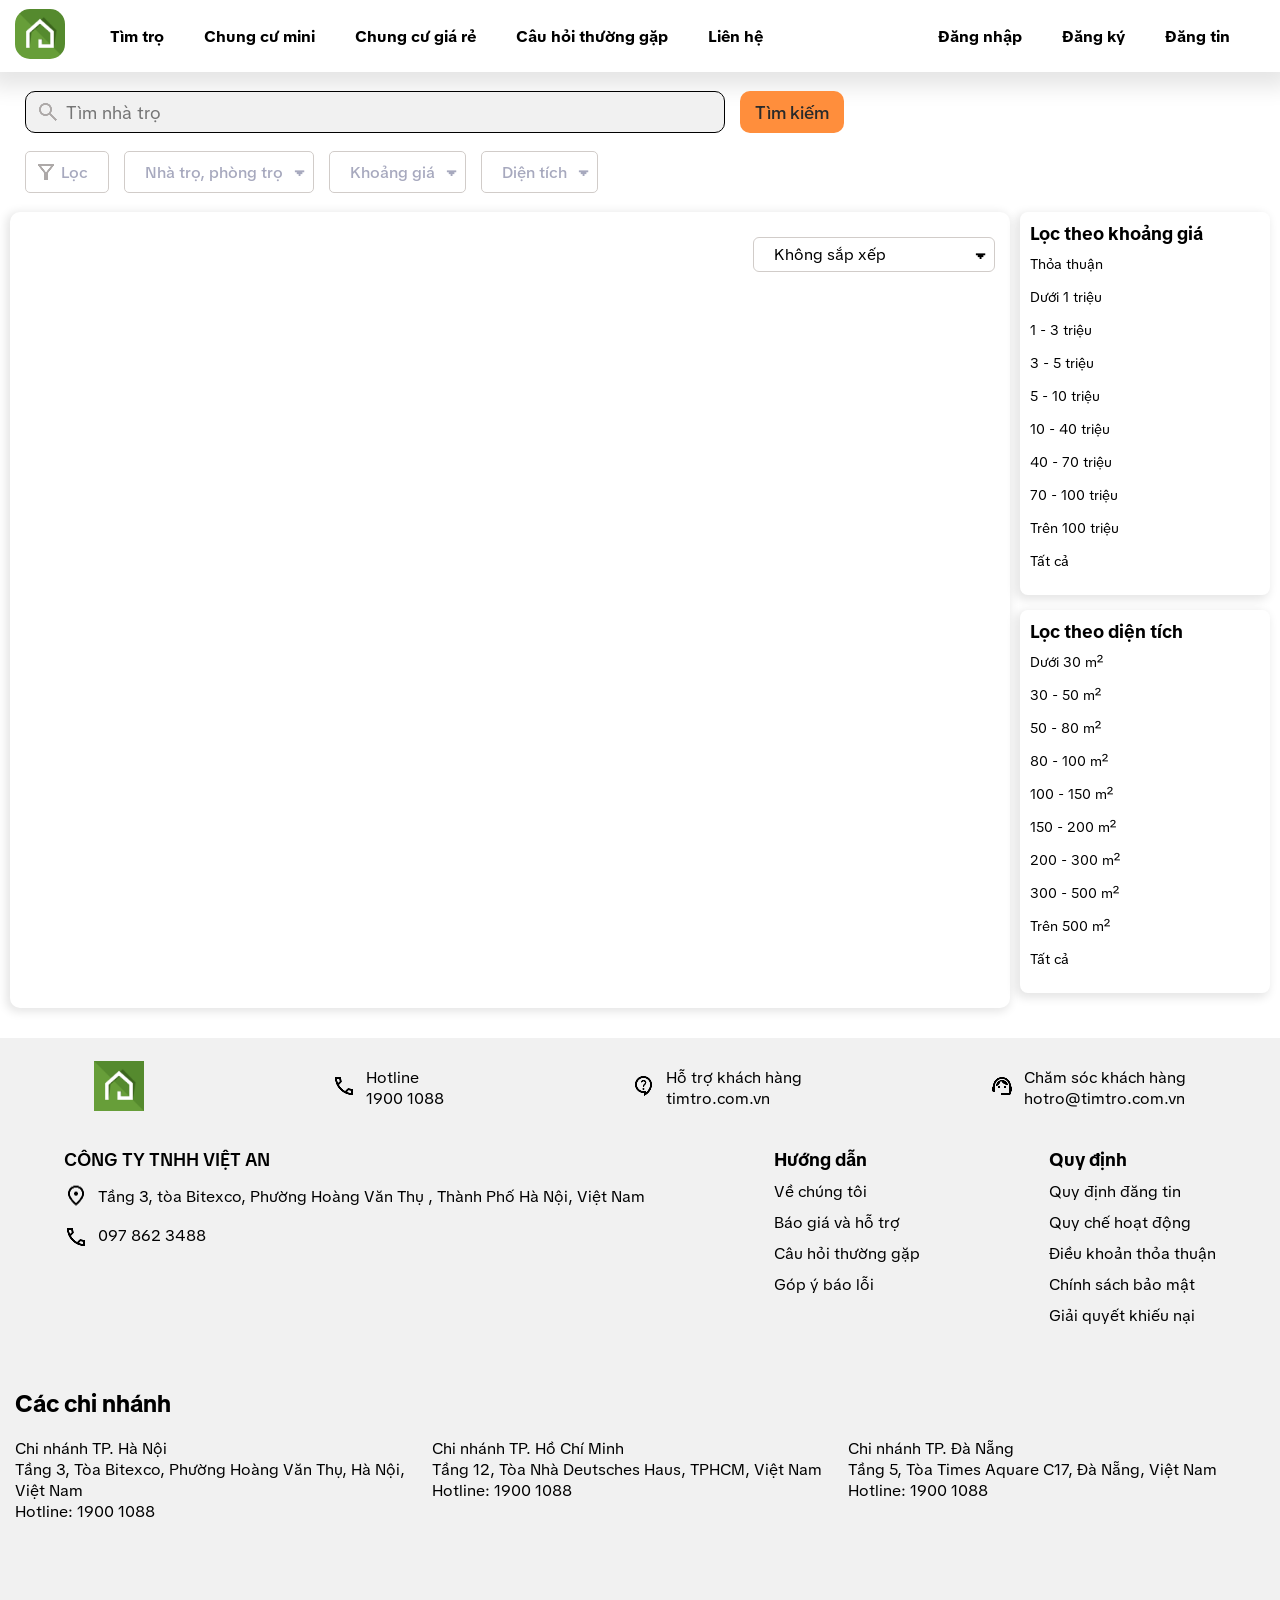
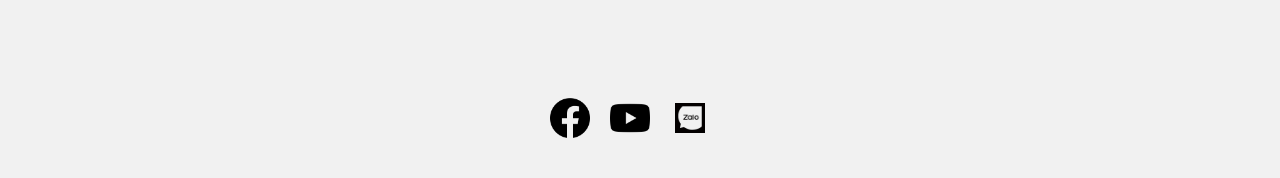
<file: index.html>
<!DOCTYPE html>
<html lang="en">
  <head>
    <meta charset="UTF-8" />
    <link rel="icon" type="image/png" href="./assets/logo.jpg" />
    <link rel="preconnect" href="https://fonts.googleapis.com" />
    <link rel="preconnect" href="https://fonts.gstatic.com" crossorigin />
    <link
      href="https://fonts.googleapis.com/css2?family=TikTok+Sans:opsz,wght@12..36,300..900&display=swap"
      rel="stylesheet"
    />
    <link rel="stylesheet" href="style.css" />
    <meta name="viewport" content="width=device-width, initial-scale=1.0" />
    <title>Tìm trọ Hà Nội</title>
  </head>
  <body>
    <div class="header">
      <a class="home" href="index.html"
        ><img src="assets/logo.jpg" alt="logo" width="50" height="50"
      /></a>
      <div class="left">
        <div class="left-items"><a href="index.html">Tìm trọ</a></div>
        <div class="left-items"><a href="index.html">Chung cư mini</a></div>
        <div class="left-items"><a href="index.html">Chung cư giá rẻ</a></div>
        <div class="left-items">
          <a href="index.html">Câu hỏi thường gặp</a>
        </div>
        <div class="left-items"><a href="index.html">Liên hệ</a></div>
      </div>
      <div class="right">
        <div class="login"><a href="Login.html">Đăng nhập</a></div>
        <div class="signup"><a href="SignUp.html">Đăng ký</a></div>
        <div class="post"><a href="post.html">Đăng tin</a></div>
      </div>
    </div>
    <div class="container">
      <div class="search">
        <div class="search-bar">
          <form>
            <input
              type="text"
              placeholder="Tìm nhà trọ"
              name="search"
              id="search"
            />
            <input type="submit" value="Tìm kiếm" />
          </form>
        </div>
        <div class="filter">
          <div class="filter-items first-item">Lọc</div>
          <div class="filter-items">Nhà trọ, phòng trọ</div>
          <div class="filter-items">Khoảng giá</div>
          <div class="filter-items">Diện tích</div>
        </div>
      </div>
      <div class="content">
        <div class="nav">
          <h2 class="heading"></h2>
          <div class="result"></div>
          <div class="sort">
            <div class="dropdown">
              <div class="sort-opt">Không sắp xếp</div>
              <div class="dropdown-sort">
                <div class="dropdown-items">Giá từ thấp đến cao</div>
                <div class="dropdown-items">Giá từ cao đến thấp</div>
                <div class="dropdown-items">Diện tích lớn đến nhỏ</div>
                <div class="dropdown-items">Diện tích nhỏ đến lớn</div>
              </div>
            </div>
          </div>
        </div>
        <div class="list"></div>
      </div>
      <div class="filter-opt">
        <div class="filter-price">
          <h2>Lọc theo khoảng giá</h2>
          <div class="price-opt">
            <div class="p">Thỏa thuận</div>
            <div class="p1">Dưới 1 triệu</div>
            <div class="p1-3">1 - 3 triệu</div>
            <div class="p3-5">3 - 5 triệu</div>
            <div class="p5-10">5 - 10 triệu</div>
            <div class="p10-40">10 - 40 triệu</div>
            <div class="p40-70">40 - 70 triệu</div>
            <div class="p70-100">70 - 100 triệu</div>
            <div class="p100">Trên 100 triệu</div>
            <div class="pall">Tất cả</div>
          </div>
        </div>
        <div class="filter-area">
          <h2>Lọc theo diện tích</h2>
          <div class="area-opt">
            <div class="a30">Dưới 30 m²</div>
            <div class="a30-50">30 - 50 m²</div>
            <div class="a50-80">50 - 80 m²</div>
            <div class="a80-100">80 - 100 m²</div>
            <div class="a100-150">100 - 150 m²</div>
            <div class="a150-200">150 - 200 m²</div>
            <div class="a200-300">200 - 300 m²</div>
            <div class="a300-500">300 - 500 m²</div>
            <div class="a500">Trên 500 m²</div>
            <div class="aall">Tất cả</div>
          </div>
        </div>
      </div>
    </div>
    <div class="footer">
      <div class="contact-info">
        <div class="flogo">
          <a href="index.html"
            ><img src="assets/logo.jpg" alt="logo" width="50" height="50"
          /></a>
        </div>
        <div class="hotline">
          <div class="hotline-icon">
            <img src="./assets/hotline.png" alt="hotline" />
          </div>
          <div class="info">
            <p>Hotline</p>
            <p>1900 1088</p>
          </div>
        </div>
        <div class="support">
          <div class="support-icon">
            <img src="./assets/support.png" alt="support" />
          </div>
          <div class="info">
            <p>Hỗ trợ khách hàng</p>
            <p>timtro.com.vn</p>
          </div>
        </div>
        <div class="customer">
          <div class="customer-icon">
            <img src="./assets/customer.png" alt="customer" />
          </div>
          <div class="info">
            <p>Chăm sóc khách hàng</p>
            <p>hotro@timtro.com.vn</p>
          </div>
        </div>
      </div>
      <div class="rule">
        <div class="name">
          <div class="company">CÔNG TY TNHH VIỆT AN</div>
          <div class="company-location">
            <img src="./assets/location.png" alt="location" />
            <div>
              Tầng 3, tòa Bitexco, Phường Hoàng Văn Thụ , Thành Phố Hà Nội, Việt
              Nam
            </div>
          </div>
          <div class="tel">
            <img src="./assets/hotline.png" alt="telephone" />
            <div>097 862 3488</div>
          </div>
        </div>
        <div class="guide">
          <h2>Hướng dẫn</h2>
          <div>Về chúng tôi</div>
          <div>Báo giá và hỗ trợ</div>
          <div>Câu hỏi thường gặp</div>
          <div>Góp ý báo lỗi</div>
        </div>
        <div class="rules">
          <h2>Quy định</h2>
          <div>Quy định đăng tin</div>
          <div>Quy chế hoạt động</div>
          <div>Điều khoản thỏa thuận</div>
          <div>Chính sách bảo mật</div>
          <div>Giải quyết khiếu nại</div>
        </div>
      </div>
      <div class="branch">
        <h2>Các chi nhánh</h2>
        <div class="branch1">
          Chi nhánh TP. Hà Nội <br />
          Tầng 3, Tòa Bitexco, Phường Hoàng Văn Thụ, Hà Nội, Việt Nam <br />
          Hotline: 1900 1088
        </div>
        <div class="branch2">
          Chi nhánh TP. Hồ Chí Minh <br />
          Tầng 12, Tòa Nhà Deutsches Haus, TPHCM, Việt Nam <br />
          Hotline: 1900 1088
        </div>
        <div class="branch3">
          Chi nhánh TP. Đà Nẵng <br />
          Tầng 5, Tòa Times Aquare C17, Đà Nẵng, Việt Nam <br />
          Hotline: 1900 1088
        </div>
      </div>
      <div class="social-media">
        <div class="facebook">
          <a
            href="https://www.facebook.com/"
            target="_blank"
            rel="noopener noreferrer"
          >
            <img
              src="./assets/facebook.png"
              alt="facebook"
              width="40"
              height="40"
            />
          </a>
        </div>
        <div class="youtube">
          <a
            href="https://www.youtube.com/"
            target="_blank"
            rel="noopener noreferrer"
          >
            <img
              src="./assets/youtube.png"
              alt="yputube"
              width="40"
              height="40"
            />
          </a>
        </div>
        <div class="zalo">
          <a
            href="https://zalo.me/pc"
            target="_blank"
            rel="noopener noreferrer"
          >
            <img src="./assets/zalo.png" alt="zalo" width="40" height="40" />
          </a>
        </div>
      </div>
    </div>
    <script src="./script.js"></script>
  </body>
</html>
</file>
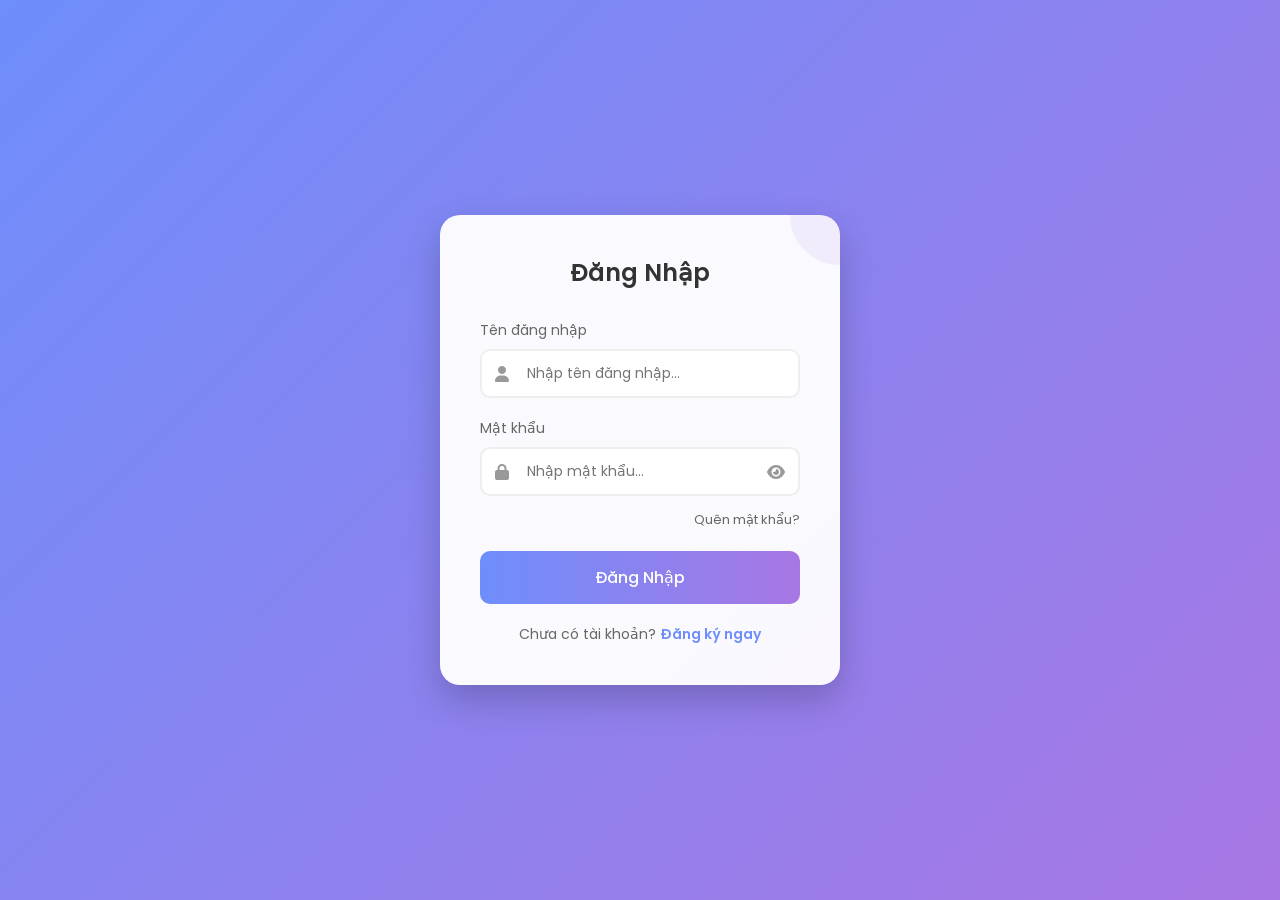
<file: Login.html>
<!DOCTYPE html>
<html lang="vi">
  <head>
    <meta charset="UTF-8" />
    <meta name="viewport" content="width=device-width, initial-scale=1.0" />
    <title>Đăng Nhập</title>
    <link rel="icon" type="image/png" href="./assets/logo.jpg" />
    <!-- Font Awesome cho icons -->
    <link
      rel="stylesheet"
      href="https://cdnjs.cloudflare.com/ajax/libs/font-awesome/6.4.0/css/all.min.css"
    />
    <!-- Google Fonts -->
    <link
      href="https://fonts.googleapis.com/css2?family=Poppins:wght@300;400;500;600&display=swap"
      rel="stylesheet"
    />

    <style>
      /* Sử dụng lại biến màu và style từ trang đăng ký để đồng bộ */
      :root {
        --primary-color: #6e8efb;
        --secondary-color: #a777e3;
        --text-color: #333;
        --error-color: #ff4b4b;
        --success-color: #2ecc71;
      }

      * {
        margin: 0;
        padding: 0;
        box-sizing: border-box;
        font-family: "Poppins", sans-serif;
      }

      body {
        min-height: 100vh;
        display: flex;
        align-items: center;
        justify-content: center;
        background: linear-gradient(
          135deg,
          var(--primary-color),
          var(--secondary-color)
        );
        padding: 20px;
      }

      .container {
        background: rgba(255, 255, 255, 0.95);
        padding: 40px;
        border-radius: 20px;
        box-shadow: 0 15px 35px rgba(0, 0, 0, 0.2);
        width: 100%;
        max-width: 400px;
        position: relative;
        overflow: hidden;
      }

      /* Trang trí background */
      .container::before {
        content: "";
        position: absolute;
        top: -50px;
        right: -50px;
        width: 100px;
        height: 100px;
        background: var(--secondary-color);
        border-radius: 50%;
        opacity: 0.1;
      }

      h2 {
        text-align: center;
        margin-bottom: 30px;
        color: var(--text-color);
        font-weight: 600;
        font-size: 24px;
      }

      .input-group {
        margin-bottom: 20px;
        position: relative;
      }

      .input-group label {
        display: block;
        margin-bottom: 8px;
        color: #666;
        font-size: 14px;
      }

      .input-wrapper {
        position: relative;
      }

      .input-wrapper i.icon {
        position: absolute;
        left: 15px;
        top: 50%;
        transform: translateY(-50%);
        color: #999;
        font-size: 16px;
      }

      input {
        width: 100%;
        padding: 12px 45px 12px 45px;
        border: 2px solid #eee;
        border-radius: 10px;
        font-size: 14px;
        outline: none;
        transition: all 0.3s ease;
      }

      input:focus {
        border-color: var(--primary-color);
        box-shadow: 0 0 0 4px rgba(110, 142, 251, 0.1);
      }

      .toggle-password {
        position: absolute;
        right: 15px;
        top: 50%;
        transform: translateY(-50%);
        cursor: pointer;
        color: #999;
        transition: color 0.3s;
      }

      .toggle-password:hover {
        color: var(--primary-color);
      }

      /* Style riêng cho phần quên mật khẩu */
      .forgot-password {
        text-align: right;
        margin-bottom: 20px;
      }

      .forgot-password a {
        color: #666;
        font-size: 13px;
        text-decoration: none;
      }

      .forgot-password a:hover {
        color: var(--primary-color);
        text-decoration: underline;
      }

      button {
        width: 100%;
        padding: 14px;
        background: linear-gradient(
          to right,
          var(--primary-color),
          var(--secondary-color)
        );
        color: white;
        border: none;
        border-radius: 10px;
        font-size: 16px;
        font-weight: 500;
        cursor: pointer;
        transition: transform 0.2s, box-shadow 0.2s;
      }

      button:hover {
        transform: translateY(-2px);
        box-shadow: 0 5px 15px rgba(110, 142, 251, 0.4);
      }

      button:active {
        transform: translateY(0);
      }

      .message-box {
        margin-top: 15px;
        padding: 10px;
        border-radius: 8px;
        font-size: 13px;
        display: none;
        text-align: center;
      }

      .message-box.error {
        display: block;
        background-color: #ffecec;
        color: var(--error-color);
        border: 1px solid #ffcaca;
      }

      .message-box.success {
        display: block;
        background-color: #e8f8f0;
        color: var(--success-color);
        border: 1px solid #c3e6d6;
      }

      .footer-text {
        text-align: center;
        margin-top: 20px;
        font-size: 14px;
        color: #666;
      }

      .footer-text a {
        color: var(--primary-color);
        text-decoration: none;
        font-weight: 600;
      }

      .footer-text a:hover {
        text-decoration: underline;
      }

      @keyframes shake {
        0%,
        100% {
          transform: translateX(0);
        }
        25% {
          transform: translateX(-5px);
        }
        75% {
          transform: translateX(5px);
        }
      }

      .shake {
        animation: shake 0.3s ease-in-out;
      }
    </style>
  </head>
  <body>
    <div class="container" id="formContainer">
      <h2>Đăng Nhập</h2>

      <form id="loginForm">
        <!-- Username -->
        <div class="input-group">
          <label for="username">Tên đăng nhập</label>
          <div class="input-wrapper">
            <i class="fas fa-user icon"></i>
            <input
              type="text"
              id="username"
              placeholder="Nhập tên đăng nhập..."
              required
            />
          </div>
        </div>

        <!-- Password -->
        <div class="input-group" style="margin-bottom: 10px">
          <label for="password">Mật khẩu</label>
          <div class="input-wrapper">
            <i class="fas fa-lock icon"></i>
            <input
              type="password"
              id="password"
              placeholder="Nhập mật khẩu..."
              required
            />
            <i
              class="fas fa-eye toggle-password"
              onclick="togglePassword()"
            ></i>
          </div>
        </div>

        <!-- Quên mật khẩu -->
        <div class="forgot-password">
          <a href="#">Quên mật khẩu?</a>
        </div>

        <button type="submit">Đăng Nhập</button>
      </form>

      <!-- Khu vực hiển thị thông báo -->
      <div id="messageBox" class="message-box"></div>

      <div class="footer-text">
        Chưa có tài khoản? <a href="SignUp.html">Đăng ký ngay</a>
      </div>
    </div>

    <script>
      // Hàm ẩn/hiện mật khẩu
      function togglePassword() {
        const passwordInput = document.getElementById("password");
        const toggleIcon = document.querySelector(".toggle-password");

        if (passwordInput.type === "password") {
          passwordInput.type = "text";
          toggleIcon.classList.remove("fa-eye");
          toggleIcon.classList.add("fa-eye-slash");
        } else {
          passwordInput.type = "password";
          toggleIcon.classList.remove("fa-eye-slash");
          toggleIcon.classList.add("fa-eye");
        }
      }

      // Xử lý sự kiện Submit form
      document
        .getElementById("loginForm")
        .addEventListener("submit", async function (e) {
          e.preventDefault();

          const username = document.getElementById("username").value.trim();
          const password = document.getElementById("password").value;
          const messageBox = document.getElementById("messageBox");
          const container = document.getElementById("formContainer");

          // Reset trạng thái
          messageBox.className = "message-box";
          messageBox.textContent = "";
          container.classList.remove("shake");

          // Giả lập kiểm tra đăng nhập (Mock login check)
          // Bạn có thể thay thế phần này bằng gọi API thực tế
          if (username === "" || password === "") {
            showError("Vui lòng nhập đầy đủ thông tin!");
            return;
          }

          // Ví dụ logic kiểm tra đơn giản để demo
          if (password.length < 6) {
            showError("Tên đăng nhập hoặc mật khẩu không đúng!");
            return;
          }

          //Gọi API đăng nhập
          try {
            const response = await fetch("https://timtro-backend.onrender.com/api/login", {
              method: "POST",
              headers: {
                "Content-Type": "application/json",
              },
              body: JSON.stringify({
                username,
                password,
              }),
            });
            const data = await response.json();
            if (!response.ok) {
              showError(data.message);
              return;
            }
          } catch (err) {
            showError("Có lỗi xảy ra, vui lòng thử lại sau");
            return;
          }

          // Nếu thành công
          showSuccess("Đăng nhập thành công! Đang chuyển hướng...");
          localStorage.setItem("username", username);

          // Chuyển hướng sau 1.5s (demo)
          setTimeout(() => {
            window.location.href = "index.html";
          }, 1500);
        });

      function showError(message) {
        const messageBox = document.getElementById("messageBox");
        const container = document.getElementById("formContainer");

        messageBox.textContent = message;
        messageBox.classList.add("error");

        container.classList.add("shake");
        setTimeout(() => {
          container.classList.remove("shake");
        }, 300);
      }

      function showSuccess(message) {
        const messageBox = document.getElementById("messageBox");
        messageBox.textContent = message;
        messageBox.classList.add("success");
      }
    </script>
  </body>
</html>
</file>
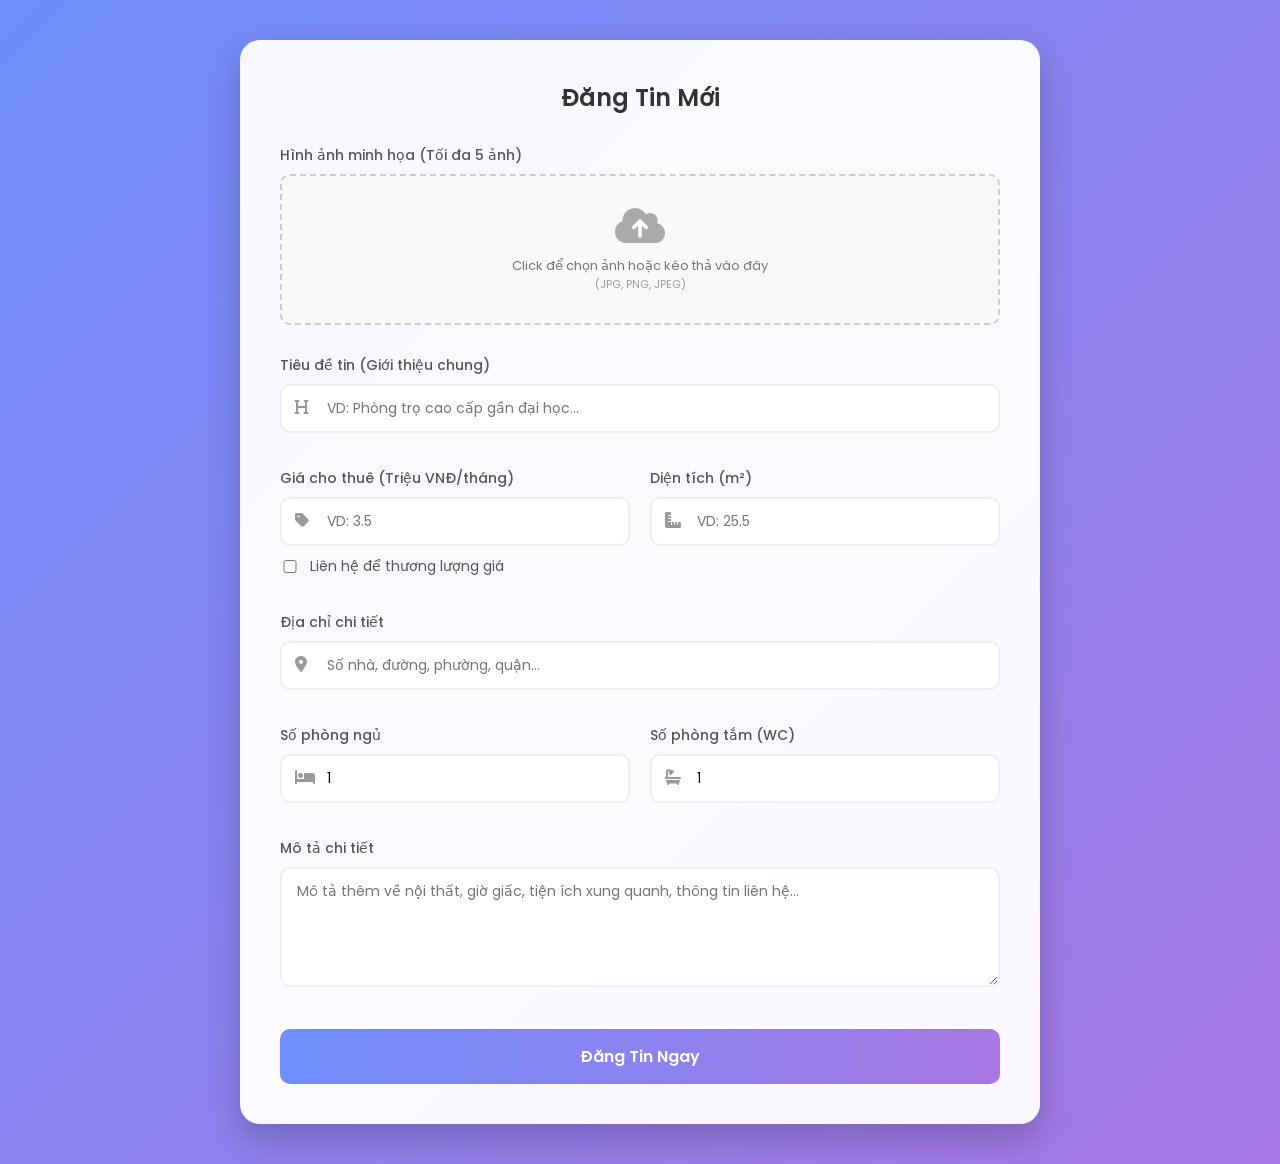
<file: post.html>
<!DOCTYPE html>
<html lang="vi">
  <head>
    <meta charset="UTF-8" />
    <meta name="viewport" content="width=device-width, initial-scale=1.0" />
    <title>Đăng Tin Tìm Trọ</title>
    <link rel="icon" type="image/png" href="./assets/logo.jpg" />
    <!-- Font Awesome -->
    <link
      rel="stylesheet"
      href="https://cdnjs.cloudflare.com/ajax/libs/font-awesome/6.4.0/css/all.min.css"
    />
    <!-- Google Fonts -->
    <link
      href="https://fonts.googleapis.com/css2?family=Poppins:wght@300;400;500;600&display=swap"
      rel="stylesheet"
    />

    <style>
      :root {
        --primary-color: #6e8efb;
        --secondary-color: #a777e3;
        --text-color: #333;
        --error-color: #ff4b4b;
        --success-color: #2ecc71;
        --border-color: #eee;
      }

      * {
        margin: 0;
        padding: 0;
        box-sizing: border-box;
        font-family: "Poppins", sans-serif;
      }

      body {
        min-height: 100vh;
        background: linear-gradient(
          135deg,
          var(--primary-color),
          var(--secondary-color)
        );
        padding: 40px 20px;
        display: flex;
        justify-content: center;
        align-items: flex-start; /* Căn trên cùng để cuộn trang nếu dài */
      }

      .container {
        background: rgba(255, 255, 255, 0.95);
        padding: 40px;
        border-radius: 20px;
        box-shadow: 0 15px 35px rgba(0, 0, 0, 0.2);
        width: 100%;
        max-width: 800px; /* Form này cần rộng hơn form đăng nhập */
        position: relative;
      }

      h2 {
        text-align: center;
        margin-bottom: 30px;
        color: var(--text-color);
        font-weight: 600;
      }

      /* Grid Layout cho form */
      .form-grid {
        display: grid;
        grid-template-columns: 1fr 1fr;
        gap: 20px;
      }

      .full-width {
        grid-column: 1 / -1;
      }

      .input-group {
        margin-bottom: 15px;
      }

      .input-group label {
        display: block;
        margin-bottom: 8px;
        color: #555;
        font-weight: 500;
        font-size: 14px;
      }

      .input-wrapper {
        position: relative;
      }

      .input-wrapper i.icon {
        position: absolute;
        left: 15px;
        top: 15px; /* Điều chỉnh vị trí icon */
        color: #999;
        font-size: 16px;
      }

      input,
      select,
      textarea {
        width: 100%;
        padding: 12px 15px 12px 45px; /* Chừa chỗ cho icon */
        border: 2px solid var(--border-color);
        border-radius: 10px;
        font-size: 14px;
        outline: none;
        transition: all 0.3s ease;
        background: #fff;
      }

      textarea {
        height: 120px;
        resize: vertical;
        padding-left: 15px; /* Textarea thường không để icon bên trong */
      }

      input:focus,
      select:focus,
      textarea:focus {
        border-color: var(--primary-color);
        box-shadow: 0 0 0 4px rgba(110, 142, 251, 0.1);
      }

      /* Style riêng cho Upload ảnh */
      .image-upload-area {
        border: 2px dashed #ccc;
        border-radius: 10px;
        padding: 30px;
        text-align: center;
        cursor: pointer;
        transition: all 0.3s;
        background: #f9f9f9;
        position: relative;
      }

      .image-upload-area:hover {
        border-color: var(--primary-color);
        background: #f0f4ff;
      }

      .image-upload-area i {
        font-size: 40px;
        color: #aaa;
        margin-bottom: 10px;
      }

      .image-upload-area p {
        color: #777;
        font-size: 13px;
      }

      #imageInput {
        display: none; /* Ẩn input file gốc */
      }

      /* Khu vực xem trước ảnh */
      .image-preview-container {
        display: flex;
        flex-wrap: wrap;
        gap: 10px;
        margin-top: 15px;
      }

      .preview-item {
        width: 100px;
        height: 100px;
        border-radius: 8px;
        overflow: hidden;
        position: relative;
        border: 1px solid #ddd;
      }

      .preview-item img {
        width: 100%;
        height: 100%;
        object-fit: cover;
      }

      .preview-item .remove-btn {
        position: absolute;
        top: 2px;
        right: 2px;
        background: rgba(255, 0, 0, 0.7);
        color: white;
        border: none;
        border-radius: 50%;
        width: 20px;
        height: 20px;
        font-size: 12px;
        cursor: pointer;
        display: flex;
        align-items: center;
        justify-content: center;
      }

      button.submit-btn {
        width: 100%;
        padding: 15px;
        background: linear-gradient(
          to right,
          var(--primary-color),
          var(--secondary-color)
        );
        color: white;
        border: none;
        border-radius: 10px;
        font-size: 16px;
        font-weight: 600;
        cursor: pointer;
        transition: transform 0.2s, box-shadow 0.2s;
        margin-top: 20px;
      }

      button.submit-btn:hover {
        transform: translateY(-2px);
        box-shadow: 0 5px 15px rgba(110, 142, 251, 0.4);
      }

      button:disabled {
        opacity: 0.6;
        cursor: not-allowed;
      }

      /* Responsive */
      @media (max-width: 768px) {
        .form-grid {
          grid-template-columns: 1fr; /* Chuyển về 1 cột trên mobile */
        }
        body {
          padding: 20px 10px;
        }
      }

      /* Notification Styles */
      .message-box {
        margin-top: 15px;
        padding: 15px;
        border-radius: 8px;
        text-align: center;
        display: none;
      }
      .message-box.success {
        background: #e8f8f0;
        color: var(--success-color);
        display: block;
      }
      .message-box.error {
        background: #ffecec;
        color: var(--error-color);
        display: block;
      }
    </style>
  </head>
  <body>
    <div class="container">
      <h2>Đăng Tin Mới</h2>

      <form id="postForm">
        <!-- Upload Ảnh -->
        <div class="input-group full-width">
          <label>Hình ảnh minh họa (Tối đa 5 ảnh)</label>
          <div
            class="image-upload-area"
            onclick="document.getElementById('imageInput').click()"
          >
            <i class="fas fa-cloud-upload-alt"></i>
            <p>Click để chọn ảnh hoặc kéo thả vào đây</p>
            <p style="font-size: 11px; color: #999">(JPG, PNG, JPEG)</p>
          </div>
          <input
            type="file"
            id="imageInput"
            accept="image/*"
            multiple
            onchange="handleImageSelect(event)"
          />

          <!-- Khu vực hiển thị ảnh đã chọn -->
          <div class="image-preview-container" id="imagePreview"></div>
        </div>

        <div class="form-grid">
          <!-- Tiêu đề tin -->
          <div class="input-group full-width">
            <label for="title">Tiêu đề tin (Giới thiệu chung)</label>
            <div class="input-wrapper">
              <i class="fas fa-heading icon"></i>
              <input
                type="text"
                id="title"
                placeholder="VD: Phòng trọ cao cấp gần đại học..."
                required
              />
            </div>
          </div>

          <!-- Giá cả -->
          <div class="input-group">
            <label for="price">Giá cho thuê (Triệu VNĐ/tháng)</label>
            <div class="input-wrapper">
              <i class="fas fa-tag icon"></i>
              <!-- Thêm step="any" để nhập số lẻ -->
              <input
                type="number"
                id="price"
                placeholder="VD: 3.5"
                required
                min="0"
                step="any"
              />
            </div>
            <!-- Checkbox Giá thương lượng -->
            <div style="margin-top: 10px; display: flex; align-items: center">
              <input
                type="checkbox"
                id="isNegotiable"
                style="width: 20px; margin-right: 10px; cursor: pointer"
                onchange="togglePrice()"
              />
              <label
                for="isNegotiable"
                style="
                  margin-bottom: 0;
                  cursor: pointer;
                  font-weight: normal;
                  font-size: 14px;
                "
                >Liên hệ để thương lượng giá</label
              >
            </div>
          </div>

          <!-- Diện tích -->
          <div class="input-group">
            <label for="area">Diện tích (m²)</label>
            <div class="input-wrapper">
              <i class="fas fa-ruler-combined icon"></i>
              <!-- Thêm step="any" để nhập số lẻ (VD: 25.5) -->
              <input
                type="number"
                id="area"
                placeholder="VD: 25.5"
                required
                min="0"
                step="any"
              />
            </div>
          </div>

          <!-- Địa điểm -->
          <div class="input-group full-width">
            <label for="address">Địa chỉ chi tiết</label>
            <div class="input-wrapper">
              <i class="fas fa-map-marker-alt icon"></i>
              <input
                type="text"
                id="address"
                placeholder="Số nhà, đường, phường, quận..."
                required
              />
            </div>
          </div>

          <!-- Số phòng ngủ -->
          <div class="input-group">
            <label for="bedroom">Số phòng ngủ</label>
            <div class="input-wrapper">
              <i class="fas fa-bed icon"></i>
              <input type="number" id="bedroom" value="1" min="0" />
            </div>
          </div>

          <!-- Số phòng tắm -->
          <div class="input-group">
            <label for="bathroom">Số phòng tắm (WC)</label>
            <div class="input-wrapper">
              <i class="fas fa-bath icon"></i>
              <input type="number" id="bathroom" value="1" min="0" />
            </div>
          </div>

          <!-- Mô tả chi tiết -->
          <div class="input-group full-width">
            <label for="description">Mô tả chi tiết</label>
            <textarea
              id="description"
              placeholder="Mô tả thêm về nội thất, giờ giấc, tiện ích xung quanh, thông tin liên hệ..."
            ></textarea>
          </div>
        </div>

        <button type="submit" class="submit-btn">Đăng Tin Ngay</button>
      </form>

      <div id="messageBox" class="message-box"></div>
    </div>

    <script>
      // Mảng lưu trữ các file ảnh đã chọn
      let selectedFiles = [];

      function handleImageSelect(event) {
        const files = Array.from(event.target.files);
        const previewContainer = document.getElementById("imagePreview");

        // Giới hạn tối đa 5 ảnh
        if (selectedFiles.length + files.length > 5) {
          alert("Bạn chỉ được chọn tối đa 5 ảnh!");
          return;
        }

        files.forEach((file) => {
          // Kiểm tra định dạng ảnh
          if (!file.type.startsWith("image/")) return;

          // Đưa file vào mảng quản lý
          selectedFiles.push(file);

          // Tạo FileReader để xem trước ảnh
          const reader = new FileReader();
          reader.onload = function (e) {
            const div = document.createElement("div");
            div.className = "preview-item";
            div.innerHTML = `
                        <img src="${e.target.result}" alt="Preview">
                        <button type="button" class="remove-btn" onclick="removeImage(this, '${file.name}')">×</button>
                    `;
            previewContainer.appendChild(div);
          };
          reader.readAsDataURL(file);
        });

        // Reset input để có thể chọn lại cùng 1 file nếu muốn
        event.target.value = "";
      }

      function removeImage(btn, fileName) {
        // Xóa khỏi giao diện
        btn.parentElement.remove();

        // Xóa khỏi mảng dữ liệu (logic đơn giản dựa trên tên)
        selectedFiles = selectedFiles.filter((f) => f.name !== fileName);
      }

      // TÍNH NĂNG MỚI: Bật/tắt nhập giá khi chọn thương lượng
      function togglePrice() {
        const checkbox = document.getElementById("isNegotiable");
        const priceInput = document.getElementById("price");

        if (checkbox.checked) {
          priceInput.value = ""; // Xóa giá trị cũ
          priceInput.disabled = true; // Khóa ô nhập
          priceInput.required = false; // Bỏ bắt buộc
          priceInput.placeholder = "Đang để chế độ thương lượng...";
          priceInput.style.backgroundColor = "#f5f5f5"; // Làm xám ô input
        } else {
          priceInput.disabled = false; // Mở khóa
          priceInput.required = true; // Bắt buộc nhập lại
          priceInput.placeholder = "VD: 3.5";
          priceInput.style.backgroundColor = "#fff";
        }
      }

      // Xử lý Submit Form
      document
        .getElementById("postForm")
        .addEventListener("submit", async function (e) {
          e.preventDefault();
          document.querySelector(".submit-btn").disabled = true;

          const title = document.getElementById("title").value;
          const priceInput = document.getElementById("price");
          const areaInput = document.getElementById("area");
          const isNegotiable = document.getElementById("isNegotiable").checked;
          const location = document.getElementById("address").value;
          const bedrooms = parseInt(document.getElementById("bedroom").value);
          const bathrooms = parseInt(document.getElementById("bathroom").value);
          const description = document.getElementById("description").value;

          // Chuyển đổi sang số thực (float) để xử lý số thập phân
          const price = parseFloat(priceInput.value);
          const area = parseFloat(areaInput.value);
          const messageBox = document.getElementById("messageBox");

          // Reset thông báo
          messageBox.className = "message-box";
          messageBox.innerHTML = "";

          // Validate cơ bản
          if (selectedFiles.length === 0) {
            showMessage("Vui lòng chọn ít nhất 1 hình ảnh minh họa!", "error");
            document.querySelector(".submit-btn").disabled = false;
            return;
          }

          // Validate Diện tích
          if (isNaN(area) || area <= 0) {
            showMessage("Vui lòng nhập diện tích hợp lệ!", "error");
            document.querySelector(".submit-btn").disabled = false;
            return;
          }

          // Kiểm tra giá: Nếu KHÔNG phải thương lượng thì mới bắt buộc nhập giá
          if (!isNegotiable && (isNaN(price) || price < 0)) {
            showMessage("Vui lòng nhập giá tiền hợp lệ!", "error");
            document.querySelector(".submit-btn").disabled = false;
            return;
          }

          // Gọi API gửi dữ liệu đi
          try {
            const formData = new FormData();

            //Lấy file ảnh
            for (const image of selectedFiles) {
              formData.append("images", image);
            }

            //Lấy file text
            formData.append("title", title);
            formData.append("price", price);
            formData.append("isNegotiable", isNegotiable);
            formData.append("area", area);
            formData.append("location", location);
            formData.append("bedrooms", bedrooms);
            formData.append("bathrooms", bathrooms);
            formData.append("description", description);

            const response = await fetch(
              "https://timtro-backend.onrender.com/api/create-post",
              {
                method: "POST",
                body: formData,
              }
            );
            const data = await response.json();

            if (!response.ok) {
              showMessage(data.message, "error");
              document.querySelector(".submit-btn").disabled = false;
              return;
            }
          } catch (err) {
            showMessage("Có lỗi xảy ra, vui lòng thử lại sau", "error");
            document.querySelector(".submit-btn").disabled = false;
            return;
          }

          //Tạo thông báo thành công
          showMessage("Đăng bài thành công", "success");

          // Reset form sau khi đăng thành công
          setTimeout(() => {
            this.reset();
            // Reset trạng thái ô giá về mặc định
            document.getElementById("price").disabled = false;
            document.querySelector(".submit-btn").disabled = false;
            document.getElementById("price").style.backgroundColor = "#fff";

            document.getElementById("imagePreview").innerHTML = "";
            selectedFiles = [];
            messageBox.style.display = "none";
          }, 3000);
        });

      function showMessage(msg, type) {
        const box = document.getElementById("messageBox");
        box.textContent = msg;
        box.className = `message-box ${type}`;
      }
    </script>
  </body>
</html>
</file>
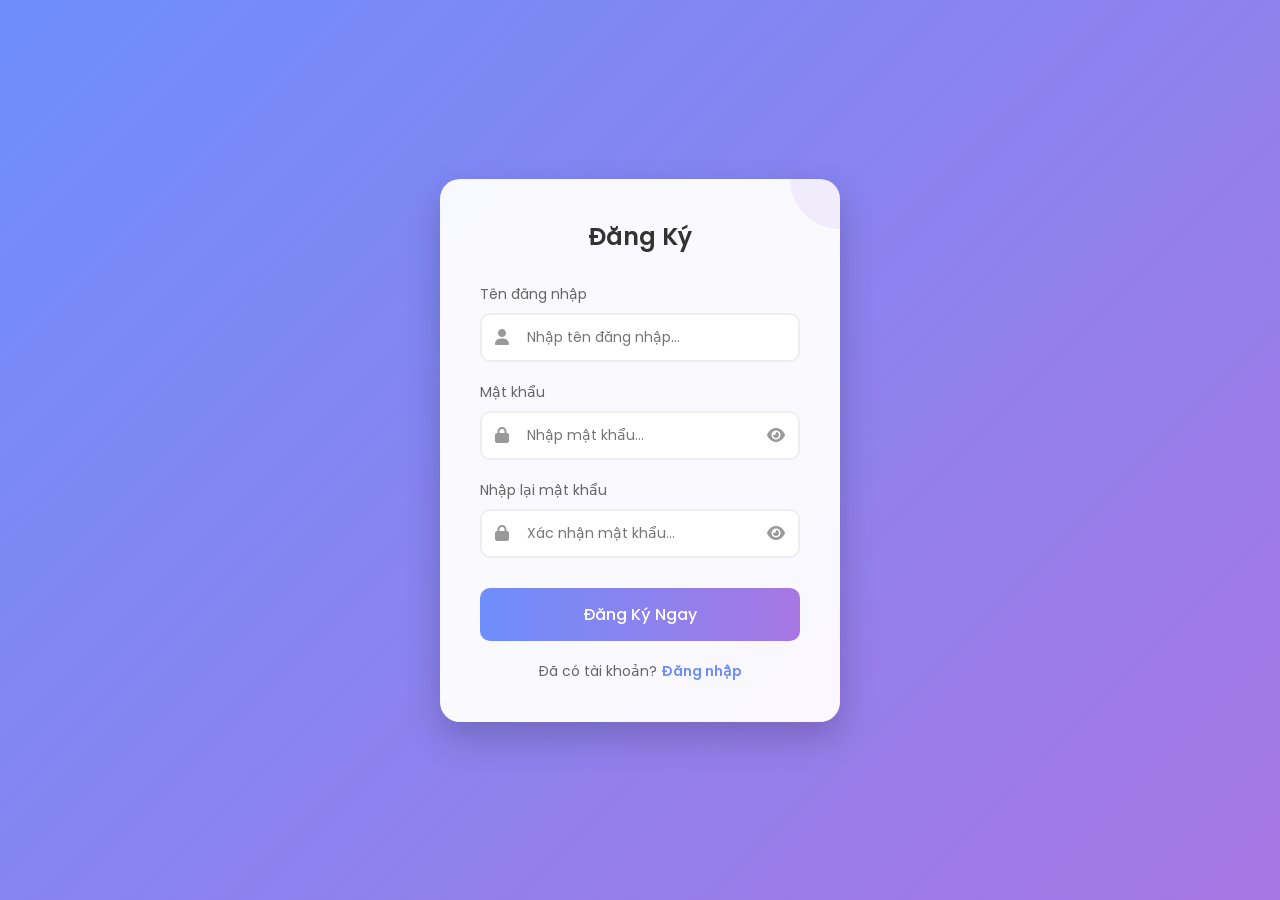
<file: SignUp.html>
<!DOCTYPE html>
<html lang="vi">
  <head>
    <meta charset="UTF-8" />
    <meta name="viewport" content="width=device-width, initial-scale=1.0" />
    <title>Đăng Ký Tài Khoản</title>
    <link rel="icon" type="image/png" href="./assets/logo.jpg" />
    <!-- Font Awesome cho icons -->
    <link
      rel="stylesheet"
      href="https://cdnjs.cloudflare.com/ajax/libs/font-awesome/6.4.0/css/all.min.css"
    />
    <!-- Google Fonts -->
    <link
      href="https://fonts.googleapis.com/css2?family=Poppins:wght@300;400;500;600&display=swap"
      rel="stylesheet"
    />

    <style>
      :root {
        --primary-color: #6e8efb;
        --secondary-color: #a777e3;
        --text-color: #333;
        --error-color: #ff4b4b;
        --success-color: #2ecc71;
      }

      * {
        margin: 0;
        padding: 0;
        box-sizing: border-box;
        font-family: "Poppins", sans-serif;
      }

      body {
        min-height: 100vh;
        display: flex;
        align-items: center;
        justify-content: center;
        background: linear-gradient(
          135deg,
          var(--primary-color),
          var(--secondary-color)
        );
        padding: 20px;
      }

      .container {
        background: rgba(255, 255, 255, 0.95);
        padding: 40px;
        border-radius: 20px;
        box-shadow: 0 15px 35px rgba(0, 0, 0, 0.2);
        width: 100%;
        max-width: 400px;
        position: relative;
        overflow: hidden;
      }

      /* Trang trí background */
      .container::before {
        content: "";
        position: absolute;
        top: -50px;
        right: -50px;
        width: 100px;
        height: 100px;
        background: var(--secondary-color);
        border-radius: 50%;
        opacity: 0.1;
      }

      h2 {
        text-align: center;
        margin-bottom: 30px;
        color: var(--text-color);
        font-weight: 600;
        font-size: 24px;
      }

      .input-group {
        margin-bottom: 20px;
        position: relative;
      }

      .input-group label {
        display: block;
        margin-bottom: 8px;
        color: #666;
        font-size: 14px;
      }

      .input-wrapper {
        position: relative;
      }

      .input-wrapper i.icon {
        position: absolute;
        left: 15px;
        top: 50%;
        transform: translateY(-50%);
        color: #999;
        font-size: 16px;
      }

      input {
        width: 100%;
        padding: 12px 45px 12px 45px; /* Padding trái phải để né icon */
        border: 2px solid #eee;
        border-radius: 10px;
        font-size: 14px;
        outline: none;
        transition: all 0.3s ease;
      }

      input:focus {
        border-color: var(--primary-color);
        box-shadow: 0 0 0 4px rgba(110, 142, 251, 0.1);
      }

      /* Nút ẩn hiện password */
      .toggle-password {
        position: absolute;
        right: 15px;
        top: 50%;
        transform: translateY(-50%);
        cursor: pointer;
        color: #999;
        transition: color 0.3s;
      }

      .toggle-password:hover {
        color: var(--primary-color);
      }

      button {
        width: 100%;
        padding: 14px;
        background: linear-gradient(
          to right,
          var(--primary-color),
          var(--secondary-color)
        );
        color: white;
        border: none;
        border-radius: 10px;
        font-size: 16px;
        font-weight: 500;
        cursor: pointer;
        transition: transform 0.2s, box-shadow 0.2s;
        margin-top: 10px;
      }

      button:hover {
        transform: translateY(-2px);
        box-shadow: 0 5px 15px rgba(110, 142, 251, 0.4);
      }

      button:active {
        transform: translateY(0);
      }

      /* Phần thông báo lỗi/thành công */
      .message-box {
        margin-top: 15px;
        padding: 10px;
        border-radius: 8px;
        font-size: 13px;
        display: none;
        text-align: center;
      }

      .message-box.error {
        display: block;
        background-color: #ffecec;
        color: var(--error-color);
        border: 1px solid #ffcaca;
      }

      .message-box.success {
        display: block;
        background-color: #e8f8f0;
        color: var(--success-color);
        border: 1px solid #c3e6d6;
      }

      .footer-text {
        text-align: center;
        margin-top: 20px;
        font-size: 14px;
        color: #666;
      }

      .footer-text a {
        color: var(--primary-color);
        text-decoration: none;
        font-weight: 600;
      }

      .footer-text a:hover {
        text-decoration: underline;
      }

      /* Hiệu ứng rung khi lỗi */
      @keyframes shake {
        0%,
        100% {
          transform: translateX(0);
        }
        25% {
          transform: translateX(-5px);
        }
        75% {
          transform: translateX(5px);
        }
      }

      .shake {
        animation: shake 0.3s ease-in-out;
      }
    </style>
  </head>
  <body>
    <div class="container" id="formContainer">
      <h2>Đăng Ký</h2>

      <form id="signupForm">
        <!-- Username -->
        <div class="input-group">
          <label for="username">Tên đăng nhập</label>
          <div class="input-wrapper">
            <i class="fas fa-user icon"></i>
            <input
              type="text"
              id="username"
              placeholder="Nhập tên đăng nhập..."
              required
            />
          </div>
        </div>

        <!-- Password -->
        <div class="input-group">
          <label for="password">Mật khẩu</label>
          <div class="input-wrapper">
            <i class="fas fa-lock icon"></i>
            <input
              type="password"
              id="password"
              placeholder="Nhập mật khẩu..."
              required
              minlength="6"
            />
            <i
              class="fas fa-eye toggle-password"
              onclick="togglePassword('password', this)"
            ></i>
          </div>
        </div>

        <!-- Confirm Password -->
        <div class="input-group">
          <label for="confirm_password">Nhập lại mật khẩu</label>
          <div class="input-wrapper">
            <i class="fas fa-lock icon"></i>
            <input
              type="password"
              id="confirm_password"
              placeholder="Xác nhận mật khẩu..."
              required
            />
            <i
              class="fas fa-eye toggle-password"
              onclick="togglePassword('confirm_password', this)"
            ></i>
          </div>
        </div>

        <button type="submit">Đăng Ký Ngay</button>
      </form>

      <!-- Khu vực hiển thị thông báo -->
      <div id="messageBox" class="message-box"></div>

      <div class="footer-text">
        Đã có tài khoản? <a href="Login.html">Đăng nhập</a>
      </div>
    </div>

    <script>
      // Hàm ẩn/hiện mật khẩu
      function togglePassword(inputId, icon) {
        const input = document.getElementById(inputId);
        if (input.type === "password") {
          input.type = "text";
          icon.classList.remove("fa-eye");
          icon.classList.add("fa-eye-slash");
        } else {
          input.type = "password";
          icon.classList.remove("fa-eye-slash");
          icon.classList.add("fa-eye");
        }
      }

      // Xử lý sự kiện Submit form
      document
        .getElementById("signupForm")
        .addEventListener("submit", async function (e) {
          e.preventDefault(); // Ngăn load lại trang

          const username = document.getElementById("username").value.trim();
          const password = document.getElementById("password").value;
          const confirmPassword =
            document.getElementById("confirm_password").value;
          const messageBox = document.getElementById("messageBox");
          const container = document.getElementById("formContainer");

          // Reset trạng thái thông báo
          messageBox.className = "message-box";
          messageBox.textContent = "";
          container.classList.remove("shake");

          // Validate cơ bản
          if (username.length < 3) {
            showError("Tên đăng nhập phải có ít nhất 3 ký tự!");
            return;
          }

          if (password.length < 6) {
            showError("Mật khẩu phải có ít nhất 6 ký tự!");
            return;
          }

          // Kiểm tra khớp mật khẩu
          if (password !== confirmPassword) {
            showError("Mật khẩu nhập lại không khớp!");
            return;
          }

          //Gọi API đăng ký
          try {
            const response = await fetch("https://timtro-backend.onrender.com/api/register", {
              method: "POST",
              headers: {
                "Content-Type": "application/json",
              },
              body: JSON.stringify({
                username,
                password,
              }),
            });

            const data = await response.json();

            if (!response.ok) {
              showError(`Đăng ký thất bại: ${data.message}`);
              return;
            } else {
              showSuccess(`Đăng ký thành công! Xin chào, ${username}.`);
              localStorage.setItem("username", username);
              setTimeout(() => {
                window.location.href = "index.html";
              }, 1500);
            }
          } catch (err) {
            showError(`Lỗi kết nối: ${err}`);
            return;
          }
        });

      function showError(message) {
        const messageBox = document.getElementById("messageBox");
        const container = document.getElementById("formContainer");

        messageBox.textContent = message;
        messageBox.classList.add("error");

        // Thêm hiệu ứng rung
        container.classList.add("shake");
        setTimeout(() => {
          container.classList.remove("shake");
        }, 300);
      }

      function showSuccess(message) {
        const messageBox = document.getElementById("messageBox");
        messageBox.textContent = message;
        messageBox.classList.add("success");
      }
    </script>
  </body>
</html>
</file>
<file: style.css>
/* Reset */
* {
  margin: 0;
  padding: 0;
  box-sizing: border-box;
  border: none;
  outline: none;
  color: #000;
  text-decoration: none;
  font-family: "TikTok Sans", sans-serif;
  font-optical-sizing: auto;
  font-style: normal;
  font-variation-settings: "slnt" 0, "wdth" 100;
}

/* Create layout */
div.header {
  height: clamp(50px, 8dvh, 100px);
}
div.container {
  height: auto;
  display: grid;
  grid-template-columns: 4fr 1fr;
  grid-template-rows: 120px auto;
  gap: 10px;
  padding: 0 10px;
}
div.container div.search {
  grid-column: 1 / span 2;
}
div.footer {
  height: auto;
}

/* Header */
.header {
  display: flex;
  align-items: center;
  margin-bottom: 10px;
  padding: 0 15px;
  box-shadow: 0 5px 20px 10px rgba(0, 0, 0, 0.1);
}
.header > div {
  display: inline-flex;
  height: 80%;
  margin: 0 20px;
}

.header > div > div {
  height: 100%;
  padding: 0 15px;
  cursor: pointer;
  margin-left: 10px;
  font-weight: bold;
}
.header > div > div > a {
  display: flex;
  align-items: center;
  justify-content: center;
  height: 100%;
  width: 100%;
}
.header .right {
  margin-left: auto;
}
.left > div {
  position: relative;
  display: flex;
  justify-content: center;
}
.left > div::after {
  content: "";
  position: absolute;
  bottom: 10px;
  height: 3px;
  width: 0;
  transition: width 0.25s linear;
  background-color: #fca103;
}
.left > div:hover::after {
  align-self: center;
  width: calc(100% - 30px);
}
a.home img {
  border-radius: 15px;
}

.right > div {
  border-radius: 15px;
}
.right > div:hover {
  background-color: rgba(237, 235, 232, 0.3);
}

/* Search bar */
.search-bar {
  display: flex;
  align-items: center;
  width: 100%;
  height: 50%;
}
.search-bar form {
  height: 100%;
  width: 100%;
  display: flex;
  align-items: center;
  padding: 0 15px;
}
.search-bar input#search {
  height: 70%;
  display: inline-block;
  border: 1px solid #000;
  width: clamp(150px, 80%, 700px);
  margin-right: 15px;
  border-radius: 10px;
  cursor: auto;
  padding: 0 40px;
  font-size: 1.1em;
  background-color: #f1f1f1;
  background-image: url("./assets/search.png");
  background-position-y: center;
  background-position-x: 10px;
  background-repeat: no-repeat;
}
.search-bar input[type="submit"] {
  height: 70%;
  padding: 0 15px;
  border-radius: 10px;
  cursor: pointer;
  background-color: #ff8e3c;
  color: #2a2a2a;
  font-weight: 500;
  font-size: 1.13em;
}
.search-bar input[type="submit"]:hover {
  background-color: #f5781d;
  box-shadow: -2px 2px 10px 2px rgba(0, 0, 0, 0.1);
}
.filter {
  display: flex;
  width: 100%;
  height: 50%;
  align-items: center;
  padding-left: 15px;
}
.filter-items {
  padding-left: 20px;
  padding-right: 30px;
  border: 1px solid #d1ccc9;
  height: 70%;
  display: flex;
  justify-content: center;
  align-items: center;
  margin-right: 15px;
  border-radius: 5px;
  cursor: pointer;
  position: relative;
  color: #a7a9be;
  font-weight: 500;
}
.filter-items:hover {
  border: 1px solid #000;
  color: #000;
}

.filter .filter-items:not(:first-child)::after {
  content: "🢓";
  display: inline-block;
  position: absolute;
  top: 50%;
  right: 5px;
  transition: transform 0.3s;
  transform-origin: center calc(50% - 9px);
  transform: translateY(-28%) rotateZ(0deg);
  font-size: 30px;
}
.filter .filter-items:not(:first-child):hover::after {
  transform: translateY(-28%) rotateZ(-180deg);
}

.filter .filter-items:first-child {
  background-image: url("./assets/filter.png");
  background-repeat: no-repeat;
  background-position: 8px center;
  padding-left: 35px;
  padding-right: 20px;
}

/* Content */
.nav {
  padding: 15px;
}
.heading {
  font-weight: 600;
  font-size: 1.3em;
  margin-bottom: 10px;
  grid-column: 1 / span 2;
}

.nav {
  display: grid;
  grid-template-columns: 1fr 1fr;
}
.sort .dropdown {
  width: 50%;
  float: right;
  position: relative;
}
.sort .sort-opt {
  border: 1px solid #d1ccc9;
  padding: 6px 20px;
  border-radius: 6px;
  position: relative;
  cursor: pointer;
  margin-bottom: 10px;
}
.sort .sort-opt:hover {
  border: 1px solid #000;
}
.sort-opt::after {
  content: "🢓";
  display: inline-block;
  position: absolute;
  top: 50%;
  right: 5px;
  transition: transform 0.3s;
  transform-origin: center calc(50% - 9px);
  transform: translateY(-28%) rotateZ(0deg);
  font-size: 30px;
}
.dropdown-items {
  padding: 5px 20px;
  cursor: pointer;
}
.dropdown-items:hover {
  background-color: #d1ccc9;
}
.dropdown-sort {
  border-radius: 8px;
  box-shadow: -2px 2px 10px 2px rgba(0, 0, 0, 0.1);
  display: none;
  position: absolute;
  top: calc(100% - 10px);
  background-color: #fff;
  width: 100%;
  z-index: 999;
}
.dropdown:hover .dropdown-sort {
  display: block;
}
.content {
  box-shadow: -2px 2px 10px 2px rgba(0, 0, 0, 0.1);
  border-radius: 10px;
}

.list {
  display: flex;
  flex-direction: column;
}
.list .card {
  display: grid;
  grid-template-columns: 1fr 3fr;
  height: clamp(230px, 30dvh, 500px);
  position: relative;
  margin-bottom: 20px;
}
.card .pic {
  width: 100%;
  height: 100%;
  overflow: hidden;
}

.card .pic img {
  width: 100%;
  height: 100%;
  object-fit: cover;
  display: block;
}


.card .intro {
  font-weight: 600;
}
.card .context {
  padding: 20px;
}
.card .price,
.area {
  color: #e53170;
  margin-right: 10px;
  margin-left: 10px;
  font-weight: 600;
}
.card .price {
  margin-left: 0;
}
.card .bathroom,
.bedroom {
  margin-left: 10px;
  margin-right: 10px;
}

.card .bathroom img,
.bedroom img {
  vertical-align: middle;
}
.card .bathroom img {
  transform: translateY(-20%);
}
.price-area {
  padding: 10px 0;
}
.location img {
  vertical-align: middle;
  transform: translateY(-10%);
  margin-right: 5px;
}
.location {
  margin-bottom: 10px;
}
.card .description,
.intro {
  overflow: hidden;
  display: -webkit-box;
  -webkit-box-orient: vertical;
  line-height: 22px;
  height: 44px;
  -webkit-line-clamp: 2;
  line-clamp: 2;
}
.card .time {
  position: absolute;
  bottom: 20px;
  font-size: 0.8em;
}
.card {
  box-shadow: -3px 3px 10px 2px rgba(0, 0, 0, 0.1);
  cursor: pointer;
  padding-left: 20px;
}
.card .like {
  background-image: url("./assets/heart2.png");
  background-size: cover;
  width: 25px;
  height: 25px;
  background-repeat: no-repeat;
  background-position: center;
  position: absolute;
  bottom: 15px;
  transition: 0.2s linear;
  right: 30px;
  border-radius: 5px;
}

.like:hover {
  background-image: url("./assets/heart1.png");
}

/* Filter */
.filter-opt > div {
  padding: 10px;
  box-shadow: -3px 3px 10px 2px rgba(0, 0, 0, 0.1);
  border-radius: 8px;
  margin-bottom: 15px;
}
.filter-opt > div h2 {
  font-size: 1.1em;
  margin-bottom: 10px;
}
.filter-opt > div > div > div {
  margin-bottom: 15px;
  cursor: pointer;
  font-size: 0.9em;
}
.filter-opt > div > div > div:hover {
  color: #5f6c7b;
}

/* Footer */
.footer {
  display: grid;
  grid-template-rows: 100px 230px 300px 80px;
  gap: 10px;
  background-color: #f1f1f1;
  margin-top: 30px;
}
.footer > div {
  display: flex;
}

.contact-info {
  justify-content: space-around;
}

.contact-info > div {
  display: flex;
  align-items: center;
  cursor: pointer;
}
.contact-info > div div:first-child {
  margin-right: 10px;
}

.rule {
  justify-content: space-around;
}
div.name > div {
  display: flex;
  margin-bottom: 15px;
}
div.name img {
  margin-right: 10px;
  align-self: center;
}
.company-location img {
  transform: translateY(-10%);
}
.company {
  font-weight: 600;
  font-size: 1.1em;
}
.rule h2 {
  font-size: 1.1em;
}
.guide div,
.rules div {
  margin-top: 10px;
  cursor: pointer;
}
.guide div:hover,
.rules div:hover {
  color: #5f6c7b;
}
.branch {
  display: grid !important;
  grid-template-columns: 1fr 1fr 1fr;
  grid-template-rows: 50px auto auto;
  padding: 0 15px;
}
.branch > h2 {
  grid-column: 1 / span 3;
}
.social-media {
  display: flex;
  justify-content: center;
}
.social-media > div {
  margin-right: 20px;
}
.social-media > div:hover {
  opacity: 0.7;
}
</file>
